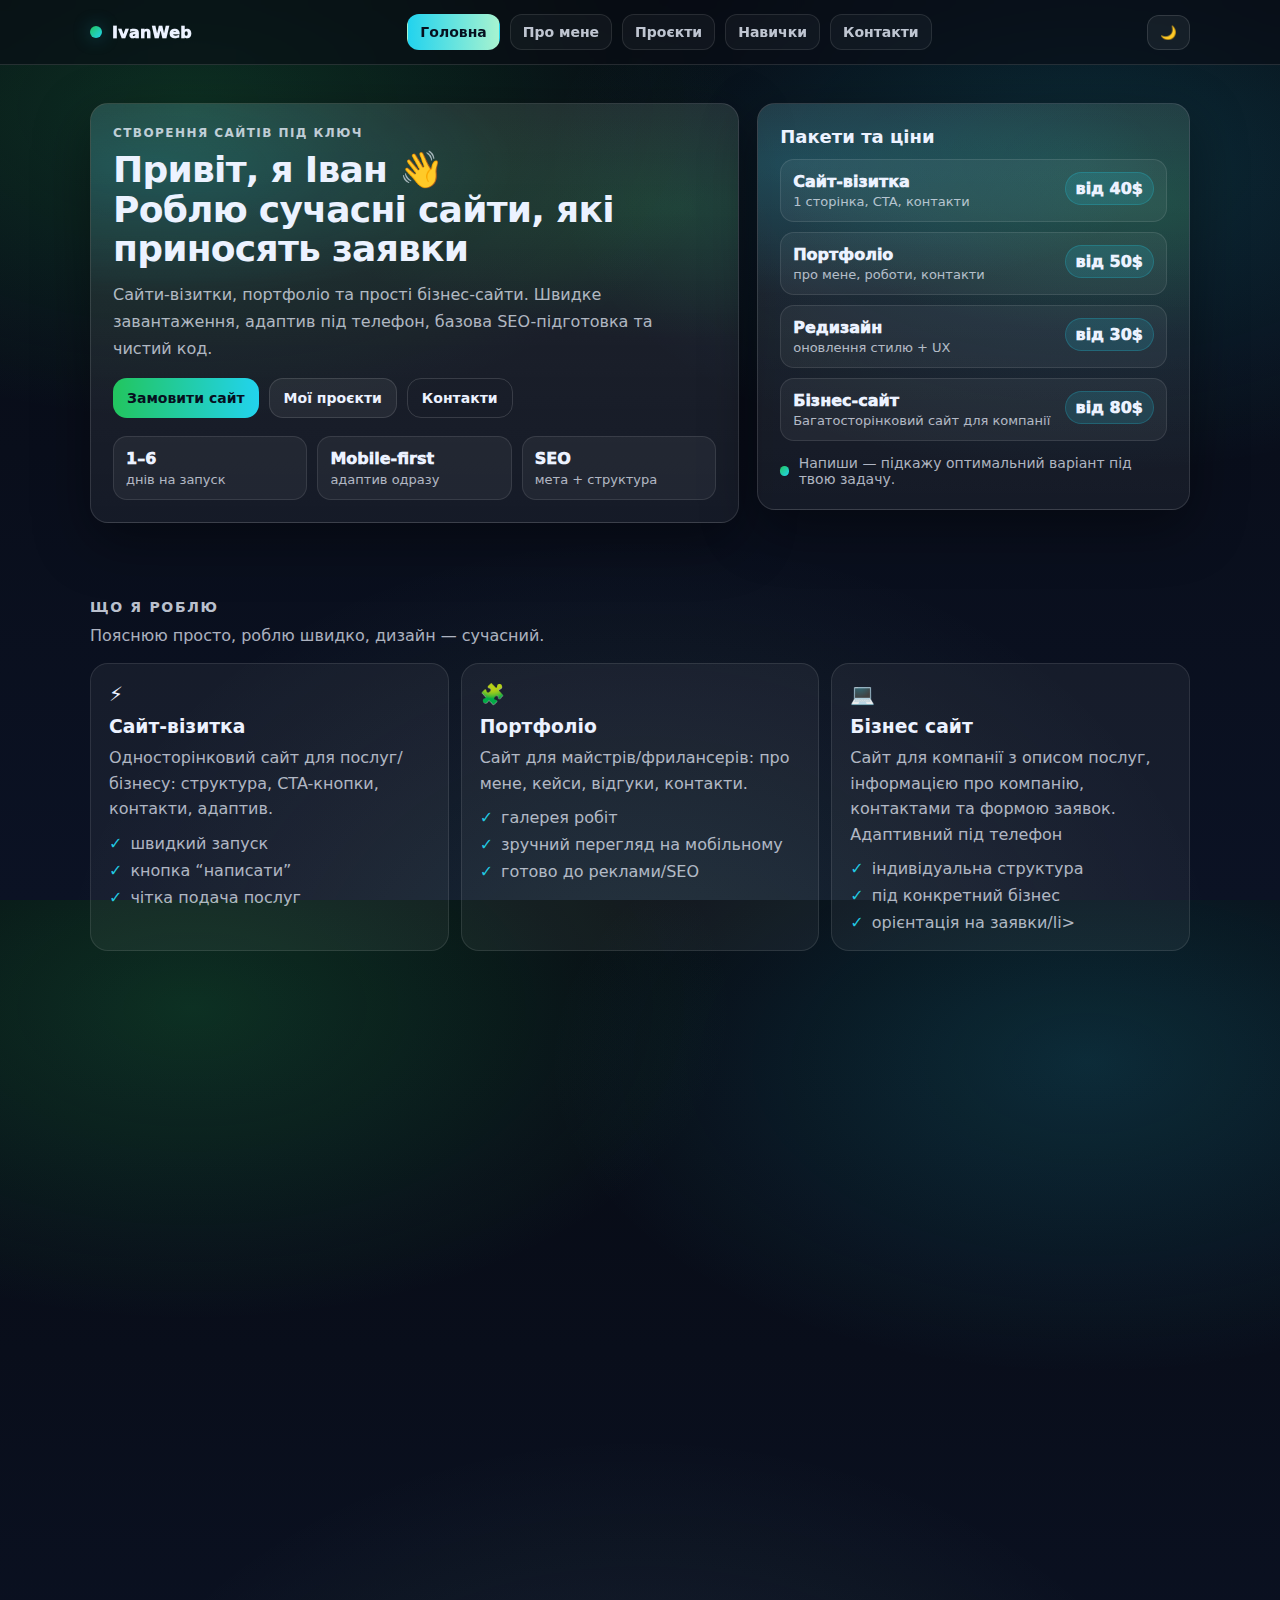
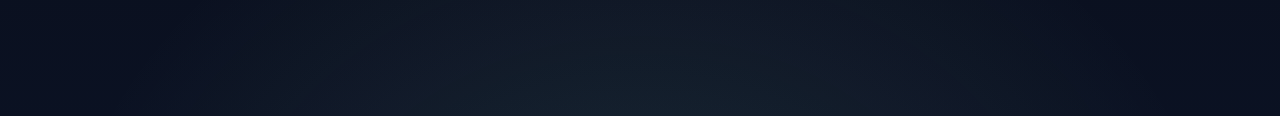
<file: index.html>
<!DOCTYPE html>
<html lang="uk">
<head>
  <meta charset="UTF-8" />
  <meta name="viewport" content="width=device-width, initial-scale=1.0" />

  <!-- Google Search Console -->
  <meta name="google-site-verification" content="t7QEPbuZcnBDos6CZaDQtrtcaKfiTJ019otMf6uIJ3c" />

  <!-- SEO -->
  <title>Створення сайтів під ключ | IvanWeb</title>
  <meta name="description" content="Сучасні сайти під ключ: сайт-візитка, портфоліо, бізнес-сайт. Адаптивно, швидко, недорого. Напиши — домовимось." />
  <meta name="robots" content="index,follow" />
  <link rel="canonical" href="https://ivanweb-portfolio.netlify.app/" />

  <!-- Open Graph / Twitter -->
  <meta property="og:title" content="IvanWeb — створення сайтів під ключ" />
  <meta property="og:description" content="Сайти-візитки, портфоліо та бізнес-сайти. Швидко, адаптивно, SEO-підготовка." />
  <meta property="og:type" content="website" />
  <meta property="og:url" content="https://ivanweb-portfolio.netlify.app/" />
  <meta property="og:image" content="https://ivanweb-portfolio.netlify.app/img/og-cover.png" />
  <meta name="twitter:card" content="summary_large_image" />

  <link rel="sitemap" type="application/xml" href="/sitemap.xml" />

  <!-- Favicon -->
  <link rel="icon" type="image/png" href="favicon.png" />

  <!-- Styles -->
  <link rel="stylesheet" href="css/style.css" />

  <!-- Google Analytics 4 (GA4) -->
  <!-- Заміни G-XXXXXXXXXX на свій Measurement ID -->
  <script async src="https://www.googletagmanager.com/gtag/js?id=G-QWJFKGW44N"></script>
  <script>
    window.dataLayer = window.dataLayer || [];
    function gtag(){dataLayer.push(arguments);}
    gtag('js', new Date());
    gtag('config', 'G-QWJFKGW44N', { anonymize_ip: true });
  </script>

  <!-- Plausible (optional) -->
  <!-- Якщо хочеш Plausible: розкоментуй і заміни data-domain -->
  <!--
  <script defer data-domain="ivanweb-portfolio.netlify.app" src="https://plausible.io/js/script.js"></script>
  -->

  <!-- JSON-LD (Person + Service + WebSite) -->
  <script type="application/ld+json">
  {
    "@context": "https://schema.org",
    "@graph": [
      {
        "@type": "WebSite",
        "@id": "https://ivanweb-portfolio.netlify.app/#website",
        "url": "https://ivanweb-portfolio.netlify.app/",
        "name": "IvanWeb",
        "inLanguage": "uk-UA",
        "publisher": { "@id": "https://ivanweb-portfolio.netlify.app/#person" }
      },
      {
        "@type": "Person",
        "@id": "https://ivanweb-portfolio.netlify.app/#person",
        "name": "Іван",
        "jobTitle": "Веб-розробник",
        "url": "https://ivanweb-portfolio.netlify.app/",
        "email": "mailto:ivantrebko8@gmail.com",
        "sameAs": [
          "https://t.me/vanichka_love"
        ]
      },
      {
        "@type": "ProfessionalService",
        "@id": "https://ivanweb-portfolio.netlify.app/#service",
        "name": "IvanWeb — створення сайтів під ключ",
        "url": "https://ivanweb-portfolio.netlify.app/",
        "areaServed": "UA",
        "email": "mailto:ivantrebko8@gmail.com",
        "sameAs": ["https://t.me/vanichka_love"],
        "serviceType": [
          "Сайт-візитка",
          "Портфоліо",
          "Редизайн сайту"
        ],
        "offers": [
          { "@type": "Offer", "name": "Сайт-візитка", "priceCurrency": "USD", "price": "40" },
          { "@type": "Offer", "name": "Портфоліо", "priceCurrency": "USD", "price": "50" },
          { "@type": "Offer", "name": "Редизайн", "priceCurrency": "USD", "price": "30" }
        ]
      }
    ]
  }
  </script>
</head>

<body data-page="home">
  <!-- PRELOADER -->
  <div id="preloader" aria-hidden="true">
    <div class="loader" aria-hidden="true"></div>
  </div>

  <!-- HEADER -->
  <header class="header">
    <nav class="nav container" aria-label="Головна навігація">
      <a class="logo" href="index.html" aria-label="IvanWeb — на головну">
        <span class="logo-dot" aria-hidden="true"></span>
        IvanWeb
      </a>

      <button class="burger" id="burger" aria-label="Відкрити меню" aria-expanded="false" aria-controls="menu">
        <span aria-hidden="true">☰</span>
      </button>

      <div class="menu" id="menu">
        <a href="index.html" class="menu-link">Головна</a>
        <a href="about.html" class="menu-link">Про мене</a>
        <a href="projects.html" class="menu-link">Проєкти</a>
        <a href="skills.html" class="menu-link">Навички</a>
        <a href="contacts.html" class="menu-link">Контакти</a>

        <div class="menu-actions">
          <button id="themeToggle" class="theme-btn" type="button" title="Змінити тему" aria-label="Змінити тему">
            🌙
          </button>
        </div>
      </div>

      <div class="nav-actions">
        <button id="themeToggleDesktop" class="theme-btn" type="button" title="Змінити тему" aria-label="Змінити тему">
          🌙
        </button>
      </div>
    </nav>
  </header>

  <main>
    <!-- HERO -->
    <section class="hero container section">
      <div class="hero-grid reveal">
        <div class="hero-card">
          <p class="kicker">Створення сайтів під ключ</p>
          <h1 class="title">
            Привіт, я Іван 👋<br />
            Роблю сучасні сайти, які приносять заявки
          </h1>

          <p class="lead">
            Сайти-візитки, портфоліо та прості бізнес-сайти. Швидке завантаження, адаптив під телефон,
            базова SEO-підготовка та чистий код.
          </p>

          <div class="hero-cta">
            <a class="btn primary" href="contacts.html#order">Замовити сайт</a>
            <a class="btn" href="projects.html">Мої проєкти</a>
            <a class="btn ghost" href="contacts.html">Контакти</a>
          </div>

          <div class="hero-stats">
            <div class="stat">
              <div class="stat-num">1–6</div>
              <div class="stat-label">днів на запуск</div>
            </div>
            <div class="stat">
              <div class="stat-num">Mobile-first</div>
              <div class="stat-label">адаптив одразу</div>
            </div>
            <div class="stat">
              <div class="stat-num">SEO</div>
              <div class="stat-label">мета + структура</div>
            </div>
          </div>
        </div>

        <aside class="price-card">
          <h2 class="card-title">Пакети та ціни</h2>

          <div class="price-list">
            <div class="price-item">
              <div>
                <div class="price-name">Сайт-візитка</div>
                <div class="price-desc">1 сторінка, CTA, контакти</div>
              </div>
              <div class="price-tag">від 40$</div>
            </div>

            <div class="price-item">
              <div>
                <div class="price-name">Портфоліо</div>
                <div class="price-desc">про мене, роботи, контакти</div>
              </div>
              <div class="price-tag">від 50$</div>
            </div>

            <div class="price-item">
              <div>
                <div class="price-name">Редизайн</div>
                <div class="price-desc">оновлення стилю + UX</div>
              </div>
              <div class="price-tag">від 30$</div>
            </div>

            <div class="price-item">
              <div>
                <div class="price-name">Бізнес-сайт</div>
                <div class="price-desc">Багатосторінковий сайт для компанії</div>
              </div>
              <div class="price-tag">від 80$</div>
            </div>

          </div>

          <div class="mini-note">
            <span class="dot" aria-hidden="true"></span>
            Напиши — підкажу оптимальний варіант під твою задачу.
          </div>
        </aside>
      </div>
    </section>

    <!-- SERVICES -->
    <section class="container section reveal">
      <div class="section-head">
        <h2 class="section-title">Що я роблю</h2>
        <p class="section-subtitle">Пояснюю просто, роблю швидко, дизайн — сучасний.</p>
      </div>

      <div class="cards">
        <article class="cardx">
          <div class="cardx-icon" aria-hidden="true">⚡</div>
          <h3>Сайт-візитка</h3>
          <p>Односторінковий сайт для послуг/бізнесу: структура, CTA-кнопки, контакти, адаптив.</p>
          <ul class="bullets">
            <li>швидкий запуск</li>
            <li>кнопка “написати”</li>
            <li>чітка подача послуг</li>
          </ul>
        </article>

        <article class="cardx">
          <div class="cardx-icon" aria-hidden="true">🧩</div>
          <h3>Портфоліо</h3>
          <p>Сайт для майстрів/фрилансерів: про мене, кейси, відгуки, контакти.</p>
          <ul class="bullets">
            <li>галерея робіт</li>
            <li>зручний перегляд на мобільному</li>
            <li>готово до реклами/SEO</li>
          </ul>
        </article>



        <article class="cardx">
          <div class="cardx-icon" aria-hidden="true">💻</div>
          <h3>Бізнес сайт</h3>
          <p> Сайт для компанії з описом послуг, інформацією про компанію, контактами та формою заявок. Адаптивний під телефон</p>
          <ul class="bullets">
            <li>індивідуальна структура</li>
            <li>під конкретний бізнес</li>
            <li>орієнтація на заявки/li>
          </ul>
        </article>
      </div>
    </section>

    <!-- PROCESS -->
    <section class="container section reveal">
      <div class="section-head">
        <h2 class="section-title">Як відбувається робота</h2>
        <p class="section-subtitle">Без хаосу: етапи та терміни зрозумілі одразу.</p>
      </div>

      <ol class="steps">
        <li class="step">
          <div class="step-num">1</div>
          <div>
            <h3>Обговорюємо задачу</h3>
            <p>Ціль сайту, структура, приклади стилю, що потрібно з контенту.</p>
          </div>
        </li>
        <li class="step">
          <div class="step-num">2</div>
          <div>
            <h3>Роблю дизайн + верстку</h3>
            <p>Адаптивний layout, кнопки, анімації, швидке завантаження.</p>
          </div>
        </li>
        <li class="step">
          <div class="step-num">3</div>
          <div>
            <h3>Правки і запуск</h3>
            <p>Невеликі правки та публікація (Netlify), тест на мобільних.</p>
          </div>
        </li>
      </ol>
    </section>

    <!-- CTA -->
    <section class="container section reveal">
      <div class="cta">
        <div>
          <h2>Потрібен сайт?</h2>
          <p>Напиши мені в Telegram або заповни форму — відповім швидко.</p>
        </div>
        <div class="cta-actions">
          <a class="btn primary" href="contacts.html#order">Замовити</a>
          <a class="btn" href="https://t.me/vanichka_love" target="_blank" rel="noopener">Telegram</a>
        </div>
      </div>
    </section>
  </main>

  <!-- FOOTER -->
  <footer class="footer container reveal">
    <div class="footer-top">
      <div>
        <h3>Звʼязатися зі мною</h3>
        <p class="muted">Зручно в Telegram або на Email.</p>
      </div>
      <div class="footer-contacts">
        <a href="https://t.me/vanichka_love" target="_blank" rel="noopener" class="footer-btn">Telegram</a>
        <a href="mailto:ivantrebko8@gmail.com" class="footer-btn">Email</a>
      </div>
    </div>
    <p class="footer-copy">© 2026 IvanWeb — створення сайтів під ключ</p>
  </footer>

  <!-- BACK TO TOP -->
  <button id="toTop" class="to-top" type="button" aria-label="Вгору">↑</button>

  <script src="js/script.js"></script>
</body>
</html>
</file>
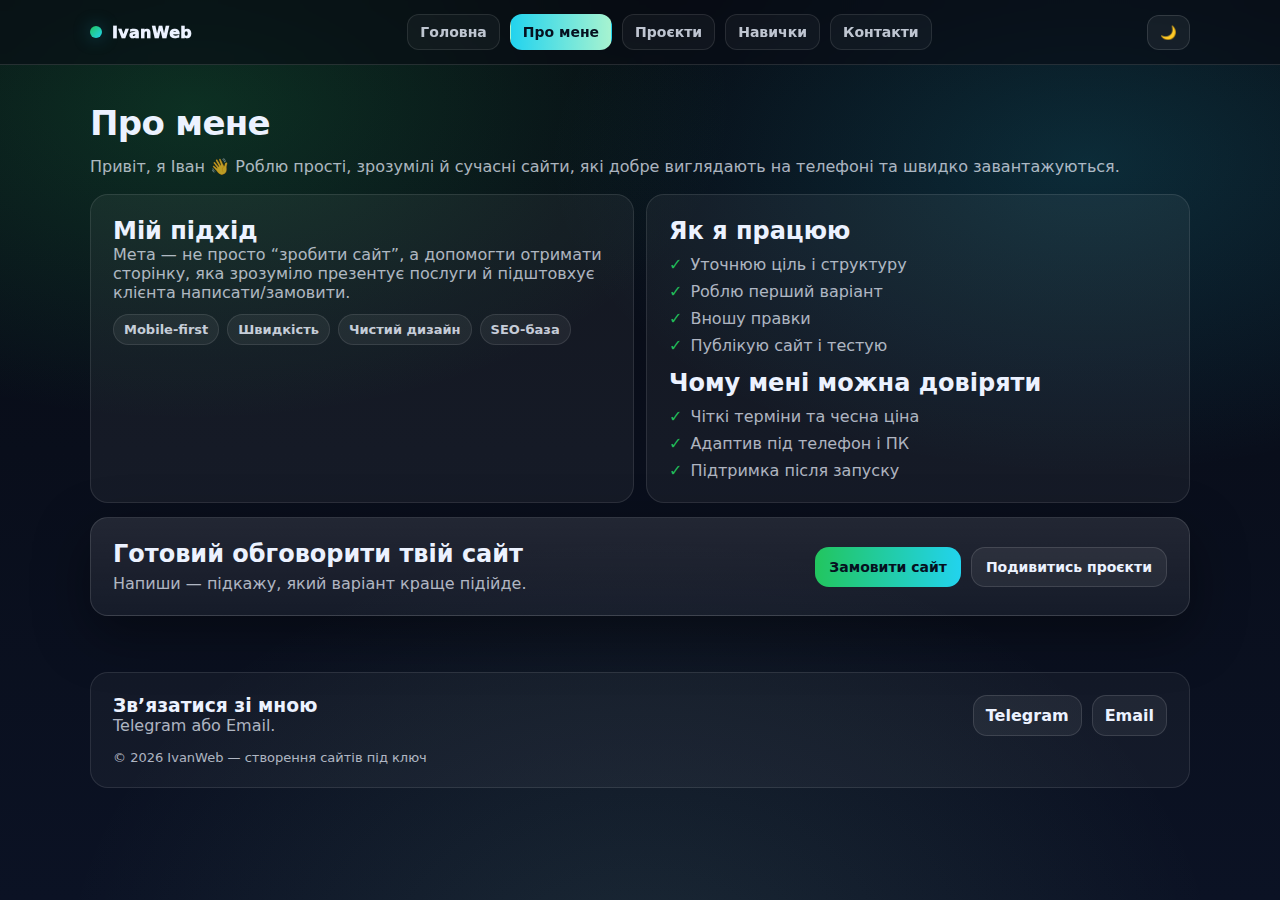
<file: about.html>
<!DOCTYPE html>
<html lang="uk">
<head>
  <meta charset="UTF-8" />
  <meta name="viewport" content="width=device-width, initial-scale=1.0" />

  <title>Про мене | IvanWeb</title>
  <meta name="description" content="Веб-розробник IvanWeb. Створюю сучасні адаптивні сайти під ключ з фокусом на результат." />
  <meta name="robots" content="index,follow" />
  <link rel="canonical" href="https://ivanweb-portfolio.netlify.app/about.html" />
  <link rel="icon" type="image/png" href="favicon.png" />

  <!-- Open Graph -->
  <meta property="og:title" content="Про мене | IvanWeb" />
  <meta property="og:description" content="Веб-розробник. Сучасні адаптивні сайти під ключ." />
  <meta property="og:type" content="website" />
  <meta property="og:url" content="https://ivanweb-portfolio.netlify.app/about.html" />
  <meta property="og:image" content="https://ivanweb-portfolio.netlify.app/img/og-cover.png" />

  <link rel="stylesheet" href="css/style.css" />
</head>

<!-- Google tag (gtag.js) -->
<script async src="https://www.googletagmanager.com/gtag/js?id=G-QWJFKGW44N"></script>
<script>
  window.dataLayer = window.dataLayer || [];
  function gtag(){dataLayer.push(arguments);}
  gtag('js', new Date());

  gtag('config', 'G-QWJFKGW44N');
</script>


<body data-page="about">
  <div id="preloader" aria-hidden="true"><div class="loader" aria-hidden="true"></div></div>

  <header class="header">
    <nav class="nav container" aria-label="Головна навігація">
      <a class="logo" href="index.html" aria-label="IvanWeb — на головну">
        <span class="logo-dot" aria-hidden="true"></span>IvanWeb
      </a>

      <button class="burger" id="burger" aria-label="Відкрити меню" aria-expanded="false" aria-controls="menu">☰</button>

      <div class="menu" id="menu">
        <a href="index.html" class="menu-link">Головна</a>
        <a href="about.html" class="menu-link">Про мене</a>
        <a href="projects.html" class="menu-link">Проєкти</a>
        <a href="skills.html" class="menu-link">Навички</a>
        <a href="contacts.html" class="menu-link">Контакти</a>
        <div class="menu-actions">
          <button id="themeToggle" class="theme-btn" type="button" title="Змінити тему">🌙</button>
        </div>
      </div>

      <div class="nav-actions">
        <button id="themeToggleDesktop" class="theme-btn" type="button" title="Змінити тему">🌙</button>
      </div>
    </nav>
  </header>

  <main>
    <section class="container section reveal">
      <div class="page-head">
        <h1>Про мене</h1>
        <p class="lead">
          Привіт, я Іван 👋 Роблю прості, зрозумілі й сучасні сайти, які добре виглядають на телефоні та швидко завантажуються.
        </p>
      </div>

      <div class="split">
        <div class="panel">
          <h2>Мій підхід</h2>
          <p class="muted">
            Мета — не просто “зробити сайт”, а допомогти отримати сторінку, яка зрозуміло презентує послуги
            й підштовхує клієнта написати/замовити.
          </p>

          <div class="chips">
            <span class="chip">Mobile-first</span>
            <span class="chip">Швидкість</span>
            <span class="chip">Чистий дизайн</span>
            <span class="chip">SEO-база</span>
          </div>
        </div>

        <div class="panel">
          <h2>Як я працюю</h2>
          <ul class="checklist">
            <li>Уточнюю ціль і структуру</li>
            <li>Роблю перший варіант</li>
            <li>Вношу правки</li>
            <li>Публікую сайт і тестую</li>
          </ul>

          <h2 style="margin-top:14px;">Чому мені можна довіряти</h2>
          <ul class="checklist">
            <li>Чіткі терміни та чесна ціна</li>
            <li>Адаптив під телефон і ПК</li>
            <li>Підтримка після запуску</li>
          </ul>
        </div>
      </div>

      <div class="cta small" style="margin-top:14px;">
        <div>
          <h2>Готовий обговорити твій сайт</h2>
          <p class="muted">Напиши — підкажу, який варіант краще підійде.</p>
        </div>
        <div class="cta-actions">
          <a class="btn primary" href="contacts.html#order">Замовити сайт</a>
          <a class="btn" href="projects.html">Подивитись проєкти</a>
        </div>
      </div>
    </section>
  </main>

  <footer class="footer container reveal">
    <div class="footer-top">
      <div>
        <h3>Звʼязатися зі мною</h3>
        <p class="muted">Telegram або Email.</p>
      </div>
      <div class="footer-contacts">
        <a href="https://t.me/vanichka_love" target="_blank" rel="noopener" class="footer-btn">Telegram</a>
        <a href="mailto:ivantrebko8@gmail.com" class="footer-btn">Email</a>
      </div>
    </div>
    <p class="footer-copy">© 2026 IvanWeb — створення сайтів під ключ</p>
  </footer>

  <button id="toTop" class="to-top" type="button" aria-label="Вгору">↑</button>
  <script src="js/script.js"></script>
</body>
</html>
</file>
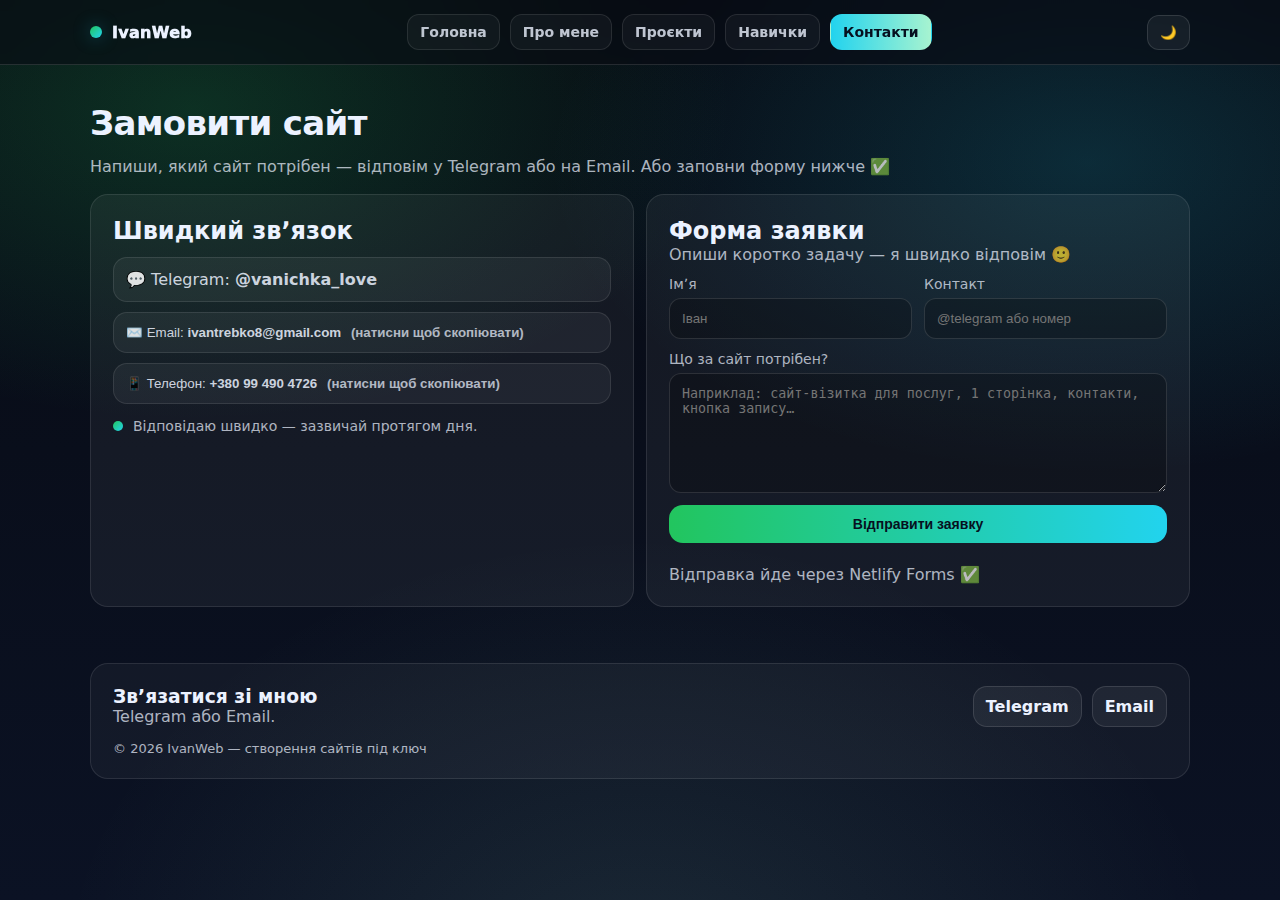
<file: contacts.html>
<!DOCTYPE html>
<html lang="uk">
<head>
  <meta charset="UTF-8" />
  <meta name="viewport" content="width=device-width, initial-scale=1.0" />

  <title>Контакти | IvanWeb</title>
  <meta name="description" content="Замовити сайт під ключ. Звʼязок через Telegram, Email або форму заявки (Netlify Forms)." />
  <meta name="robots" content="index,follow" />
  <link rel="canonical" href="https://ivanweb-portfolio.netlify.app/contacts.html" />
  <link rel="icon" type="image/png" href="favicon.png" />

  <!-- Open Graph -->
  <meta property="og:title" content="Контакти | IvanWeb" />
  <meta property="og:description" content="Замовити сайт через Telegram/Email або форму заявки." />
  <meta property="og:type" content="website" />
  <meta property="og:url" content="https://ivanweb-portfolio.netlify.app/contacts.html" />
  <meta property="og:image" content="https://ivanweb-portfolio.netlify.app/img/og-cover.png" />

  <link rel="stylesheet" href="css/style.css" />
</head>

<!-- Google tag (gtag.js) -->
<script async src="https://www.googletagmanager.com/gtag/js?id=G-QWJFKGW44N"></script>
<script>
  window.dataLayer = window.dataLayer || [];
  function gtag(){dataLayer.push(arguments);}
  gtag('js', new Date());

  gtag('config', 'G-QWJFKGW44N');
</script>


<body data-page="contacts">
  <div id="preloader" aria-hidden="true"><div class="loader" aria-hidden="true"></div></div>

  <header class="header">
    <nav class="nav container" aria-label="Головна навігація">
      <a class="logo" href="index.html" aria-label="IvanWeb — на головну">
        <span class="logo-dot" aria-hidden="true"></span>IvanWeb
      </a>

      <button class="burger" id="burger" aria-label="Відкрити меню" aria-expanded="false" aria-controls="menu">☰</button>

      <div class="menu" id="menu">
        <a href="index.html" class="menu-link">Головна</a>
        <a href="about.html" class="menu-link">Про мене</a>
        <a href="projects.html" class="menu-link">Проєкти</a>
        <a href="skills.html" class="menu-link">Навички</a>
        <a href="contacts.html" class="menu-link">Контакти</a>
        <div class="menu-actions">
          <button id="themeToggle" class="theme-btn" type="button" title="Змінити тему">🌙</button>
        </div>
      </div>

      <div class="nav-actions">
        <button id="themeToggleDesktop" class="theme-btn" type="button" title="Змінити тему">🌙</button>
      </div>
    </nav>
  </header>

  <main>
    <section class="container section reveal">
      <div class="page-head">
        <h1>Замовити сайт</h1>
        <p class="lead">Напиши, який сайт потрібен — відповім у Telegram або на Email. Або заповни форму нижче ✅</p>
      </div>

      <div class="contact-grid">
        <div class="panel">
          <h2>Швидкий звʼязок</h2>

          <div class="contact-list">
            <a class="contact-item" href="https://t.me/vanichka_love" target="_blank" rel="noopener">
              💬 Telegram: <b>@vanichka_love</b>
            </a>

            <button class="contact-item copy-btn" data-copy="ivantrebko8@gmail.com" type="button">
              ✉️ Email: <b>ivantrebko8@gmail.com</b> <span class="hint">(натисни щоб скопіювати)</span>
            </button>

            <button class="contact-item copy-btn" data-copy="+380994904726" type="button">
              📱 Телефон: <b>+380 99 490 4726</b> <span class="hint">(натисни щоб скопіювати)</span>
            </button>
          </div>

          <div class="mini-note">
            <span class="dot" aria-hidden="true"></span>
            Відповідаю швидко — зазвичай протягом дня.
          </div>
        </div>

        <div class="panel" id="order">
          <h2>Форма заявки</h2>
          <p class="muted">Опиши коротко задачу — я швидко відповім 🙂</p>

          <!-- Netlify Forms -->
          <form class="form" name="order" method="POST" data-netlify="true" action="thanks.html">
            <input type="hidden" name="form-name" value="order" />

            <div class="form-row">
              <label class="field">
                <span>Імʼя</span>
                <input type="text" name="name" placeholder="Іван" required />
              </label>

              <label class="field">
                <span>Контакт</span>
                <input type="text" name="contact" placeholder="@telegram або номер" required />
              </label>
            </div>

            <label class="field">
              <span>Що за сайт потрібен?</span>
              <textarea name="message" placeholder="Наприклад: сайт-візитка для послуг, 1 сторінка, контакти, кнопка запису…" required></textarea>
            </label>

            <button class="btn primary btn-wide" type="submit">Відправити заявку</button>
            <p class="muted" style="margin-top:10px;">Відправка йде через Netlify Forms ✅</p>
          </form>
        </div>
      </div>
    </section>
  </main>

  <footer class="footer container reveal">
    <div class="footer-top">
      <div>
        <h3>Звʼязатися зі мною</h3>
        <p class="muted">Telegram або Email.</p>
      </div>
      <div class="footer-contacts">
        <a href="https://t.me/vanichka_love" target="_blank" rel="noopener" class="footer-btn">Telegram</a>
        <a href="mailto:ivantrebko8@gmail.com" class="footer-btn">Email</a>
      </div>
    </div>
    <p class="footer-copy">© 2026 IvanWeb — створення сайтів під ключ</p>
  </footer>

  <button id="toTop" class="to-top" type="button" aria-label="Вгору">↑</button>
  <script src="js/script.js"></script>
</body>
</html>
</file>
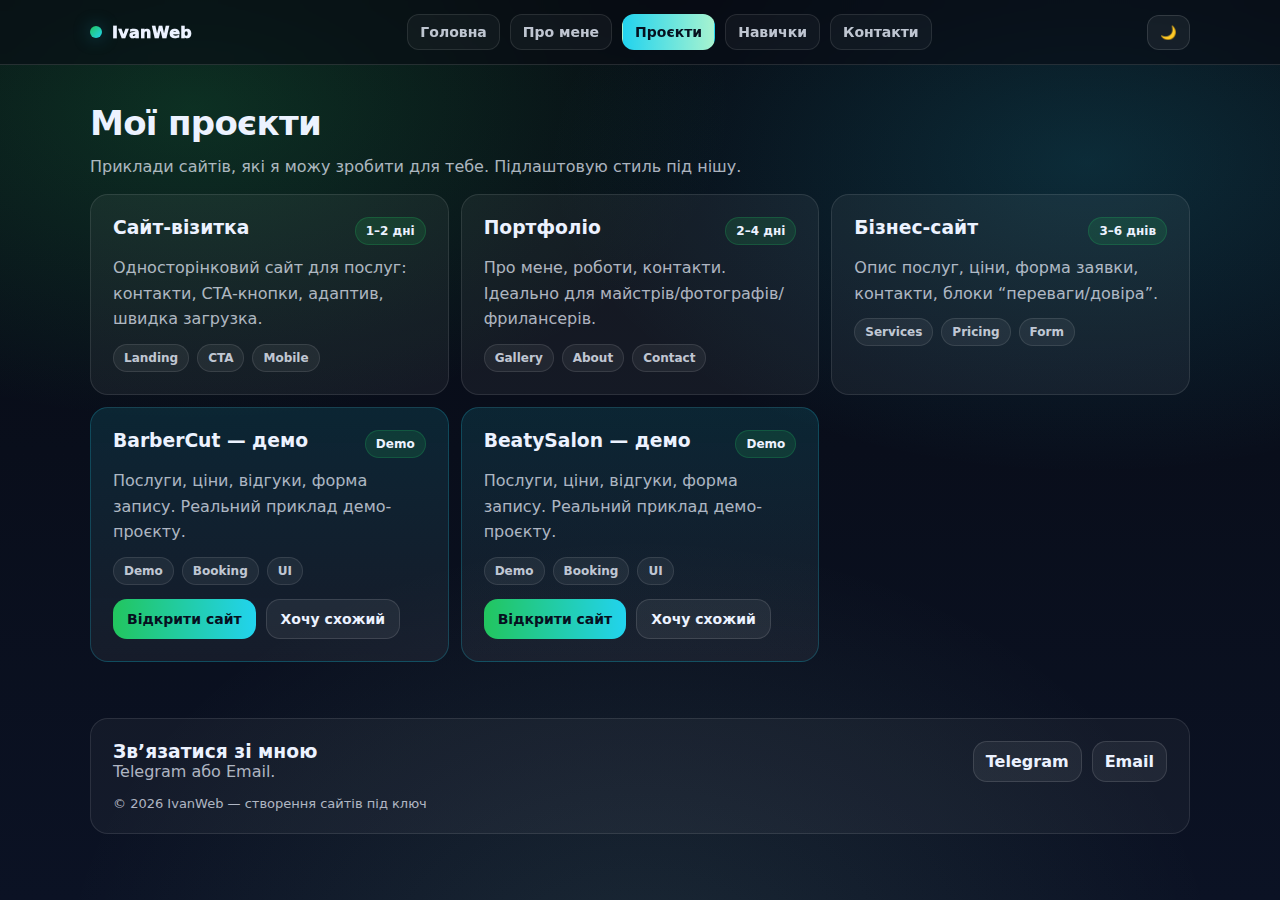
<file: projects.html>
<!DOCTYPE html>
<html lang="uk">
<head>
  <meta charset="UTF-8" />
  <meta name="viewport" content="width=device-width, initial-scale=1.0" />

  <title>Проєкти | IvanWeb</title>
  <meta name="description" content="Приклади робіт: сайт-візитка, портфоліо, бізнес-сайт. Реальні демо-проєкти IvanWeb." />
  <meta name="robots" content="index,follow" />
  <link rel="canonical" href="https://ivanweb-portfolio.netlify.app/projects.html" />
  <link rel="icon" type="image/png" href="favicon.png" />

  <!-- Open Graph -->
  <meta property="og:title" content="Проєкти | IvanWeb" />
  <meta property="og:description" content="Приклади робіт та демо-проєкти." />
  <meta property="og:type" content="website" />
  <meta property="og:url" content="https://ivanweb-portfolio.netlify.app/projects.html" />
  <meta property="og:image" content="https://ivanweb-portfolio.netlify.app/img/og-cover.png" />

  <link rel="stylesheet" href="css/style.css" />
</head>

<!-- Google tag (gtag.js) -->
<script async src="https://www.googletagmanager.com/gtag/js?id=G-QWJFKGW44N"></script>
<script>
  window.dataLayer = window.dataLayer || [];
  function gtag(){dataLayer.push(arguments);}
  gtag('js', new Date());

  gtag('config', 'G-QWJFKGW44N');
</script>


<body data-page="projects">
  <div id="preloader" aria-hidden="true"><div class="loader" aria-hidden="true"></div></div>

  <header class="header">
    <nav class="nav container" aria-label="Головна навігація">
      <a class="logo" href="index.html" aria-label="IvanWeb — на головну">
        <span class="logo-dot" aria-hidden="true"></span>IvanWeb
      </a>

      <button class="burger" id="burger" aria-label="Відкрити меню" aria-expanded="false" aria-controls="menu">☰</button>

      <div class="menu" id="menu">
        <a href="index.html" class="menu-link">Головна</a>
        <a href="about.html" class="menu-link">Про мене</a>
        <a href="projects.html" class="menu-link">Проєкти</a>
        <a href="skills.html" class="menu-link">Навички</a>
        <a href="contacts.html" class="menu-link">Контакти</a>
        <div class="menu-actions">
          <button id="themeToggle" class="theme-btn" type="button" title="Змінити тему">🌙</button>
        </div>
      </div>

      <div class="nav-actions">
        <button id="themeToggleDesktop" class="theme-btn" type="button" title="Змінити тему">🌙</button>
      </div>
    </nav>
  </header>

  <main>
    <section class="container section reveal">
      <div class="page-head">
        <h1>Мої проєкти</h1>
        <p class="lead">Приклади сайтів, які я можу зробити для тебе. Підлаштовую стиль під нішу.</p>
      </div>

      <div class="project-grid">
        <article class="project-card">
          <div class="project-top">
            <h3>Сайт-візитка</h3>
            <span class="badge">1–2 дні</span>
          </div>
          <p>Односторінковий сайт для послуг: контакти, CTA-кнопки, адаптив, швидка загрузка.</p>
          <div class="tags">
            <span class="tag">Landing</span>
            <span class="tag">CTA</span>
            <span class="tag">Mobile</span>
          </div>
        </article>

        <article class="project-card">
          <div class="project-top">
            <h3>Портфоліо</h3>
            <span class="badge">2–4 дні</span>
          </div>
          <p>Про мене, роботи, контакти. Ідеально для майстрів/фотографів/фрилансерів.</p>
          <div class="tags">
            <span class="tag">Gallery</span>
            <span class="tag">About</span>
            <span class="tag">Contact</span>
          </div>
        </article>

        <article class="project-card">
          <div class="project-top">
            <h3>Бізнес-сайт</h3>
            <span class="badge">3–6 днів</span>
          </div>
          <p>Опис послуг, ціни, форма заявки, контакти, блоки “переваги/довіра”.</p>
          <div class="tags">
            <span class="tag">Services</span>
            <span class="tag">Pricing</span>
            <span class="tag">Form</span>
          </div>
        </article>

        <article class="project-card featured">
          <div class="project-top">
            <h3>BarberCut — демо</h3>
            <span class="badge">Demo</span>
          </div>
          <p>Послуги, ціни, відгуки, форма запису. Реальний приклад демо-проєкту.</p>
          <div class="tags">
            <span class="tag">Demo</span>
            <span class="tag">Booking</span>
            <span class="tag">UI</span>
          </div>
          <div class="project-actions">
            <a class="btn primary" href="https://demo-barber-six.vercel.app/" target="_blank" rel="noopener">Відкрити сайт</a>
            <a class="btn" href="contacts.html#order">Хочу схожий</a>
          </div>
        </article>

        <article class="project-card featured">
          <div class="project-top">
            <h3>BeatySalon — демо</h3>
            <span class="badge">Demo</span>
          </div>
          <p>Послуги, ціни, відгуки, форма запису. Реальний приклад демо-проєкту.</p>
          <div class="tags">
            <span class="tag">Demo</span>
            <span class="tag">Booking</span>
            <span class="tag">UI</span>
          </div>
          <div class="project-actions">
            <a class="btn primary" href="https://beauty-salon-demo-psi.vercel.app/" target="_blank" rel="noopener">Відкрити сайт</a>
            <a class="btn" href="contacts.html#order">Хочу схожий</a>
          </div>
        </article>

      </div>
    </section>
  </main>

  <footer class="footer container reveal">
    <div class="footer-top">
      <div>
        <h3>Звʼязатися зі мною</h3>
        <p class="muted">Telegram або Email.</p>
      </div>
      <div class="footer-contacts">
        <a href="https://t.me/vanichka_love" target="_blank" rel="noopener" class="footer-btn">Telegram</a>
        <a href="mailto:ivantrebko8@gmail.com" class="footer-btn">Email</a>
      </div>
    </div>
    <p class="footer-copy">© 2026 IvanWeb — створення сайтів під ключ</p>
  </footer>

  <button id="toTop" class="to-top" type="button" aria-label="Вгору">↑</button>
  <script src="js/script.js"></script>
</body>
</html>
</file>
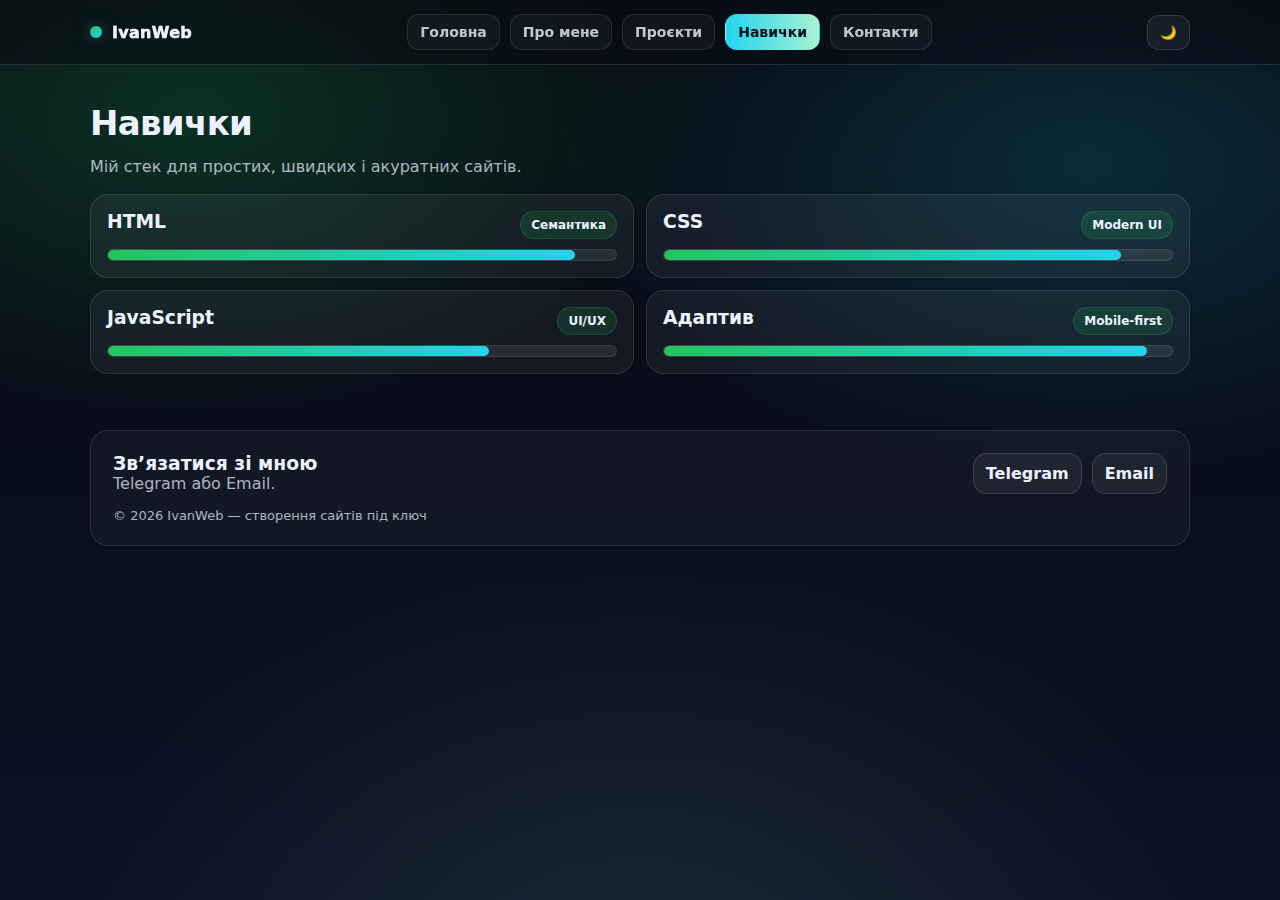
<file: skills.html>
<!DOCTYPE html>
<html lang="uk">
<head>
  <meta charset="UTF-8" />
  <meta name="viewport" content="width=device-width, initial-scale=1.0" />

  <title>Навички | IvanWeb</title>
  <meta name="description" content="Навички IvanWeb: HTML, CSS, JavaScript, адаптив, оптимізація." />
  <link rel="icon" type="image/png" href="favicon.png" />
  <link rel="stylesheet" href="css/style.css" />
</head>


<!-- Google tag (gtag.js) -->
<script async src="https://www.googletagmanager.com/gtag/js?id=G-QWJFKGW44N"></script>
<script>
  window.dataLayer = window.dataLayer || [];
  function gtag(){dataLayer.push(arguments);}
  gtag('js', new Date());

  gtag('config', 'G-QWJFKGW44N');
</script>


<body data-page="skills">
  <div id="preloader" aria-hidden="true"><div class="loader" aria-hidden="true"></div></div>

  <header class="header">
    <nav class="nav container" aria-label="Головна навігація">
      <a class="logo" href="index.html" aria-label="IvanWeb — на головну">
        <span class="logo-dot" aria-hidden="true"></span>IvanWeb
      </a>

      <button class="burger" id="burger" aria-label="Відкрити меню" aria-expanded="false" aria-controls="menu">☰</button>

      <div class="menu" id="menu">
        <a href="index.html" class="menu-link">Головна</a>
        <a href="about.html" class="menu-link">Про мене</a>
        <a href="projects.html" class="menu-link">Проєкти</a>
        <a href="skills.html" class="menu-link">Навички</a>
        <a href="contacts.html" class="menu-link">Контакти</a>
        <div class="menu-actions">
          <button id="themeToggle" class="theme-btn" type="button" title="Змінити тему">🌙</button>
        </div>
      </div>

      <div class="nav-actions">
        <button id="themeToggleDesktop" class="theme-btn" type="button" title="Змінити тему">🌙</button>
      </div>
    </nav>
  </header>

  <main>
    <section class="container section reveal">
      <div class="page-head">
        <h1>Навички</h1>
        <p class="lead">Мій стек для простих, швидких і акуратних сайтів.</p>
      </div>

      <div class="skill-grid">
        <div class="skill">
          <div class="skill-top">
            <h3>HTML</h3>
            <span class="badge">Семантика</span>
          </div>
          <div class="progress"><div class="progress-bar" data-width="92%"></div></div>
        </div>

        <div class="skill">
          <div class="skill-top">
            <h3>CSS</h3>
            <span class="badge">Modern UI</span>
          </div>
          <div class="progress"><div class="progress-bar" data-width="90%"></div></div>
        </div>

        <div class="skill">
          <div class="skill-top">
            <h3>JavaScript</h3>
            <span class="badge">UI/UX</span>
          </div>
          <div class="progress"><div class="progress-bar" data-width="75%"></div></div>
        </div>

        <div class="skill">
          <div class="skill-top">
            <h3>Адаптив</h3>
            <span class="badge">Mobile-first</span>
          </div>
          <div class="progress"><div class="progress-bar" data-width="95%"></div></div>
        </div>
      </div>
    </section>
  </main>

  <footer class="footer container reveal">
    <div class="footer-top">
      <div>
        <h3>Звʼязатися зі мною</h3>
        <p class="muted">Telegram або Email.</p>
      </div>
      <div class="footer-contacts">
        <a href="https://t.me/vanichka_love" target="_blank" rel="noopener" class="footer-btn">Telegram</a>
        <a href="mailto:ivantrebko8@gmail.com" class="footer-btn">Email</a>
      </div>
    </div>
    <p class="footer-copy">© 2026 IvanWeb — створення сайтів під ключ</p>
  </footer>

  <button id="toTop" class="to-top" type="button" aria-label="Вгору">↑</button>
  <script src="js/script.js"></script>
</body>
</html>
</file>
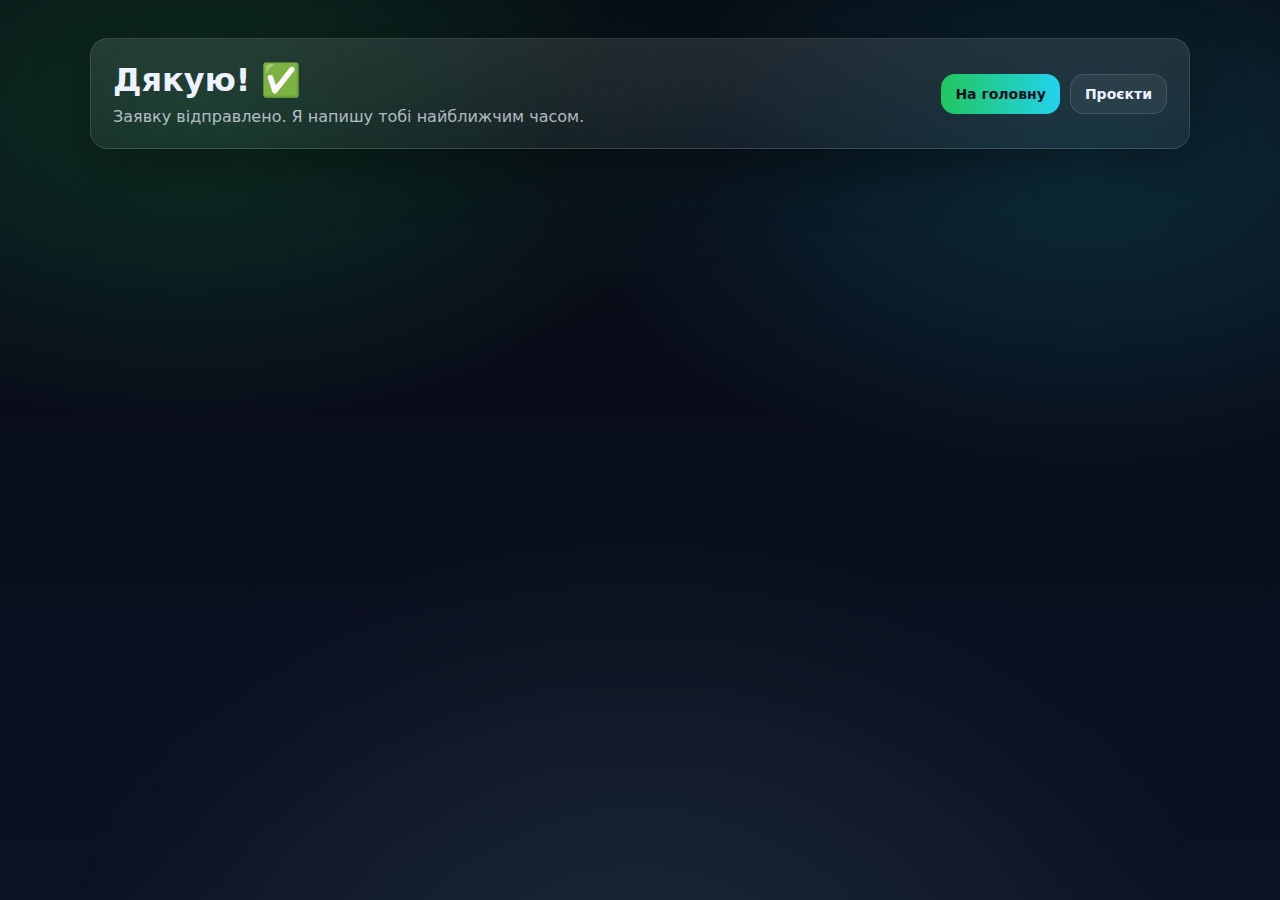
<file: thanks.html>
<!DOCTYPE html>
<html lang="uk">
<head>
  <meta charset="UTF-8" />
  <meta name="viewport" content="width=device-width, initial-scale=1.0" />

  <title>Дякую! | IvanWeb</title>
  <meta name="description" content="Заявку надіслано. IvanWeb." />
  <meta name="robots" content="noindex,follow" />
  <link rel="icon" type="image/png" href="favicon.png" />

  <!-- Open Graph -->
  <meta property="og:title" content="Дякую! | IvanWeb" />
  <meta property="og:description" content="Заявку надіслано. Я напишу тобі найближчим часом." />
  <meta property="og:type" content="website" />
  <meta property="og:image" content="https://ivanweb-portfolio.netlify.app/img/og-cover.png" />

  <link rel="stylesheet" href="css/style.css" />
</head>

<!-- Google tag (gtag.js) -->
<script async src="https://www.googletagmanager.com/gtag/js?id=G-QWJFKGW44N"></script>
<script>
  window.dataLayer = window.dataLayer || [];
  function gtag(){dataLayer.push(arguments);}
  gtag('js', new Date());

  gtag('config', 'G-QWJFKGW44N');
</script>


<body data-page="thanks">
  <main>
    <section class="container section reveal">
      <div class="cta">
        <div>
          <h1 style="margin:0 0 8px;">Дякую! ✅</h1>
          <p class="muted">Заявку відправлено. Я напишу тобі найближчим часом.</p>
        </div>
        <div class="cta-actions">
          <a class="btn primary" href="index.html">На головну</a>
          <a class="btn" href="projects.html">Проєкти</a>
        </div>
      </div>
    </section>
  </main>

  <script src="js/script.js"></script>
</body>
</html>
</file>
<file: css/style.css>
/* ==========================
   IvanWeb — Modern Portfolio UI
   Dark/Light theme, mobile-first
   ========================== */

:root{
  --bg0:#070A12;
  --bg1:#0B1224;
  --card: rgba(255,255,255,.06);
  --card2: rgba(255,255,255,.09);
  --line: rgba(255,255,255,.12);

  --text:#ECF2FF;
  --muted:rgba(236,242,255,.72);

  --accent:#22C55E;     /* green */
  --accent2:#22D3EE;    /* cyan */
  --accent3:#A7F3D0;    /* mint */

  --radius: 18px;
  --shadow: 0 18px 55px rgba(0,0,0,.38);

  --container: 1100px;
}

*{ margin:0; padding:0; box-sizing:border-box; }
html,body{ height:100%; }
body{
  font-family: system-ui, -apple-system, Segoe UI, Roboto, Arial, sans-serif;
  color: var(--text);
  background:
    radial-gradient(900px 520px at 15% 12%, rgba(34,197,94,.20), transparent 60%),
    radial-gradient(900px 520px at 85% 18%, rgba(34,211,238,.16), transparent 60%),
    radial-gradient(900px 700px at 50% 110%, rgba(167,243,208,.10), transparent 65%),
    linear-gradient(180deg, var(--bg0), var(--bg1));
  overflow-x:hidden;
}

a{ color: inherit; text-decoration:none; }
img{ max-width:100%; display:block; }
.container{
  width: min(var(--container), calc(100% - 32px));
  margin-inline: auto;
}

.section{ padding: 38px 0; }
.muted{ color: var(--muted); }

/* ===== PRELOADER ===== */
#preloader{
  position: fixed;
  inset: 0;
  background: var(--bg0);
  display:flex;
  align-items:center;
  justify-content:center;
  z-index:9999;
}
.loader{
  width:54px; height:54px;
  border-radius:999px;
  border:4px solid rgba(255,255,255,.12);
  border-top:4px solid var(--accent2);
  animation: spin 1s linear infinite;
}
@keyframes spin { to { transform: rotate(360deg); } }

/* ===== HEADER ===== */
.header{
  position: sticky;
  top: 0;
  z-index: 50;
  backdrop-filter: blur(12px);
  background: rgba(7,10,18,.55);
  border-bottom: 1px solid var(--line);
}
.nav{
  display:flex;
  align-items:center;
  justify-content:space-between;
  gap: 12px;
  padding: 14px 0;
}
.logo{
  display:flex;
  align-items:center;
  gap: 10px;
  font-weight: 950;
  letter-spacing: .3px;
}
.logo-dot{
  width:12px;height:12px;border-radius:999px;
  background: linear-gradient(135deg, var(--accent), var(--accent2));
  box-shadow: 0 0 18px rgba(34,211,238,.35);
}

.menu{
  display:flex;
  align-items:center;
  gap: 10px;
  flex-wrap: wrap;
}
.menu-link{
  padding: 9px 12px;
  border-radius: 12px;
  border: 1px solid rgba(255,255,255,.10);
  background: rgba(255,255,255,.04);
  color: rgba(236,242,255,.80);
  font-weight: 850;
  font-size: 14px;
  transition: .2s;
}
.menu-link:hover{
  transform: translateY(-1px);
  border-color: rgba(34,211,238,.35);
  color: var(--text);
  box-shadow: 0 0 18px rgba(34,211,238,.10);
}
.menu-link.active{
  color: #06101F;
  background: linear-gradient(90deg, var(--accent2), var(--accent3));
  border-color: transparent;
}

.nav-actions{ display:flex; align-items:center; gap: 10px; }
.menu-actions{ display:none; }

.theme-btn, .burger{
  background: rgba(255,255,255,.06);
  border: 1px solid rgba(255,255,255,.12);
  color: var(--text);
  padding: 9px 12px;
  border-radius: 12px;
  cursor:pointer;
  transition: .2s;
}
.theme-btn:hover, .burger:hover{
  transform: translateY(-1px);
  border-color: rgba(34,197,94,.35);
  box-shadow: 0 0 18px rgba(34,197,94,.10);
}

/* ===== HERO ===== */
.hero-grid{
  display:grid;
  grid-template-columns: 1.35fr .9fr;
  gap: 18px;
  align-items: start;
}

.hero-card, .price-card, .panel, .cta, .project-card, .footer{
  border-radius: var(--radius);
  background: linear-gradient(180deg, rgba(255,255,255,.10), rgba(255,255,255,.05));
  border: 1px solid rgba(255,255,255,.12);
  box-shadow: var(--shadow);
  padding: 22px;
  position: relative;
  overflow: hidden;
}
.hero-card::before, .price-card::before{
  content:"";
  position:absolute; inset:-2px;
  background:
    radial-gradient(600px 220px at 10% 15%, rgba(34,211,238,.18), transparent 60%),
    radial-gradient(600px 220px at 90% 25%, rgba(34,197,94,.16), transparent 60%);
  pointer-events:none;
}
.hero-card > *, .price-card > *{ position:relative; z-index:1; }

.kicker{
  font-weight: 900;
  letter-spacing: .12em;
  text-transform: uppercase;
  font-size: 12px;
  color: rgba(236,242,255,.78);
  margin-bottom: 10px;
}

.title{
  font-size: 36px;
  line-height: 1.1;
  letter-spacing: -0.02em;
  margin-bottom: 12px;
}
.lead{
  color: var(--muted);
  line-height: 1.7;
  font-size: 16px;
}

.hero-cta{
  display:flex;
  gap: 10px;
  flex-wrap: wrap;
  margin-top: 16px;
}

.btn{
  display:inline-flex;
  align-items:center;
  justify-content:center;
  padding: 11px 14px;
  border-radius: 14px;
  font-weight: 900;
  font-size: 14px;
  border: 1px solid rgba(255,255,255,.12);
  background: rgba(255,255,255,.06);
  color: var(--text);
  transition: .2s;
}
.btn:hover{
  transform: translateY(-2px);
  border-color: rgba(34,211,238,.35);
  box-shadow: 0 0 22px rgba(34,211,238,.12);
}
.btn.primary{
  background: linear-gradient(90deg, var(--accent), var(--accent2));
  border: none;
  color: #06101F;
}
.btn.ghost{
  background: transparent;
  border: 1px solid rgba(255,255,255,.14);
}
.btn-wide{ width: 100%; justify-content:center; }

.hero-stats{
  display:grid;
  grid-template-columns: repeat(3, 1fr);
  gap: 10px;
  margin-top: 18px;
}
.stat{
  padding: 12px;
  border-radius: 14px;
  background: rgba(255,255,255,.05);
  border: 1px solid rgba(255,255,255,.10);
}
.stat-num{ font-weight: 950; margin-bottom: 4px; }
.stat-label{ color: var(--muted); font-size: 13px; }

/* ===== PRICE CARD ===== */
.card-title{ font-size: 18px; margin-bottom: 12px; }
.price-list{ display:grid; gap: 10px; }
.price-item{
  display:flex;
  align-items:flex-start;
  justify-content:space-between;
  gap: 12px;
  padding: 12px;
  border-radius: 14px;
  background: rgba(255,255,255,.05);
  border: 1px solid rgba(255,255,255,.10);
}
.price-name{ font-weight: 950; }
.price-desc{ color: var(--muted); font-size: 13px; margin-top: 3px; }
.price-tag{
  font-weight: 950;
  padding: 6px 10px;
  border-radius: 999px;
  background: rgba(34,211,238,.14);
  border: 1px solid rgba(34,211,238,.22);
  white-space: nowrap;
}

.mini-note{
  margin-top: 14px;
  display:flex;
  align-items:center;
  gap: 10px;
  color: var(--muted);
  font-size: 14px;
}
.dot{
  width:10px;height:10px;border-radius:999px;
  background: linear-gradient(135deg, var(--accent), var(--accent2));
}

/* ===== SECTION HEAD ===== */
.section-head{ margin-bottom: 12px; }
.section-title{
  font-size: 14px;
  letter-spacing: .12em;
  text-transform: uppercase;
  color: rgba(236,242,255,.80);
  margin-bottom: 8px;
}
.section-subtitle{ color: var(--muted); line-height: 1.6; }

/* ===== CARDS ===== */
.cards{
  display:grid;
  grid-template-columns: repeat(3, 1fr);
  gap: 12px;
  margin-top: 14px;
}
.cardx{
  padding: 18px;
  border-radius: var(--radius);
  background: rgba(255,255,255,.05);
  border: 1px solid rgba(255,255,255,.10);
  transition: .2s;
}
.cardx:hover{
  transform: translateY(-2px);
  border-color: rgba(34,197,94,.28);
  box-shadow: 0 0 26px rgba(34,197,94,.10);
}
.cardx-icon{ font-size: 20px; margin-bottom: 10px; }
.cardx h3{ margin-bottom: 8px; }
.cardx p{ color: var(--muted); line-height: 1.6; }
.bullets{
  margin-top: 12px;
  list-style: none;
  display:grid;
  gap: 8px;
  color: var(--muted);
}
.bullets li::before{
  content:"✓";
  margin-right: 8px;
  color: rgba(34,211,238,.95);
}

/* ===== STEPS ===== */
.steps{ list-style: none; display:grid; gap: 10px; margin-top: 14px; }
.step{
  display:flex; gap: 12px; align-items:flex-start;
  padding: 14px;
  border-radius: var(--radius);
  background: rgba(255,255,255,.05);
  border: 1px solid rgba(255,255,255,.10);
}
.step-num{
  width: 34px; height: 34px;
  display:grid; place-items:center;
  border-radius: 12px;
  font-weight: 950;
  background: rgba(34,197,94,.16);
  border: 1px solid rgba(34,197,94,.25);
}
.step h3{ margin-bottom: 4px; }
.step p{ color: var(--muted); line-height: 1.6; }

/* ===== CTA ===== */
.cta{
  display:flex;
  justify-content:space-between;
  align-items:center;
  gap: 14px;
  padding: 22px;
}
.cta.small{ margin-top: 14px; }
.cta h2{ margin-bottom: 6px; }
.cta p{ color: var(--muted); }
.cta-actions{ display:flex; gap: 10px; flex-wrap:wrap; }

/* ===== PAGES ===== */
.page-head{
  margin-bottom: 14px;
}
.page-head h1{
  font-size: 34px;
  letter-spacing: -0.02em;
  margin-bottom: 10px;
}

/* split layout */
.split{
  display:grid;
  grid-template-columns: 1fr 1fr;
  gap: 12px;
  margin-top: 14px;
}
.panel{
  background: rgba(255,255,255,.05);
  border: 1px solid rgba(255,255,255,.10);
  box-shadow: none;
}
.chips{
  display:flex; gap: 8px; flex-wrap:wrap;
  margin-top: 12px;
}
.chip{
  padding: 7px 10px;
  border-radius: 999px;
  background: rgba(255,255,255,.06);
  border: 1px solid rgba(255,255,255,.10);
  font-weight: 850;
  font-size: 13px;
  color: rgba(236,242,255,.82);
}

.checklist{
  list-style: none;
  display:grid;
  gap: 8px;
  margin-top: 10px;
  color: var(--muted);
}
.checklist li::before{
  content:"✓";
  margin-right: 8px;
  color: rgba(34,197,94,.95);
}

/* ===== PROJECTS ===== */
.project-grid{
  display:grid;
  grid-template-columns: repeat(3, 1fr);
  gap: 12px;
  margin-top: 14px;
}
.project-card{
  background: rgba(255,255,255,.05);
  border: 1px solid rgba(255,255,255,.10);
  box-shadow: none;
  transition: .2s;
}
.project-card:hover{
  transform: translateY(-2px);
  border-color: rgba(34,211,238,.26);
  box-shadow: 0 0 24px rgba(34,211,238,.10);
}
.project-card.featured{
  border-color: rgba(34,211,238,.22);
  background: linear-gradient(180deg, rgba(34,211,238,.12), rgba(255,255,255,.05));
}
.project-top{
  display:flex;
  align-items:flex-start;
  justify-content:space-between;
  gap: 10px;
  margin-bottom: 10px;
}
.badge{
  padding: 6px 10px;
  border-radius: 999px;
  font-weight: 900;
  font-size: 12px;
  background: rgba(34,197,94,.14);
  border: 1px solid rgba(34,197,94,.22);
  white-space: nowrap;
}
.project-card p{ color: var(--muted); line-height: 1.6; }
.tags{ display:flex; gap: 8px; flex-wrap:wrap; margin-top: 12px; }
.tag{
  padding: 6px 10px;
  border-radius: 999px;
  background: rgba(255,255,255,.06);
  border: 1px solid rgba(255,255,255,.10);
  font-weight: 850;
  font-size: 12px;
  color: rgba(236,242,255,.80);
}
.project-actions{ display:flex; gap: 10px; flex-wrap:wrap; margin-top: 14px; }

/* ===== CONTACTS + FORM ===== */
.contact-grid{
  display:grid;
  grid-template-columns: 1fr 1fr;
  gap: 12px;
  margin-top: 14px;
}
.contact-list{ display:grid; gap: 10px; margin-top: 12px; }
.contact-item{
  width:100%;
  text-align:left;
  padding: 12px 12px;
  border-radius: 14px;
  border: 1px solid rgba(255,255,255,.10);
  background: rgba(255,255,255,.05);
  color: rgba(236,242,255,.86);
  cursor:pointer;
}
.contact-item:hover{
  border-color: rgba(34,211,238,.26);
  box-shadow: 0 0 18px rgba(34,211,238,.08);
}
.hint{ color: var(--muted); font-weight: 700; margin-left: 6px; }

.form{ display:grid; gap: 12px; margin-top: 12px; }
.form-row{ display:grid; grid-template-columns: 1fr 1fr; gap: 12px; }
.field{ display:grid; gap: 6px; }
.field span{ font-size: 14px; color: var(--muted); }

input, textarea{
  width: 100%;
  padding: 12px 12px;
  border-radius: 12px;
  border: 1px solid rgba(255,255,255,.12);
  background: rgba(0,0,0,.22);
  color: var(--text);
  outline: none;
}
textarea{ min-height: 120px; resize: vertical; }
input:focus, textarea:focus{
  border-color: rgba(34,211,238,.35);
  box-shadow: 0 0 0 3px rgba(34,211,238,.12);
}

/* ===== SKILLS ===== */
.skill-grid{
  display:grid;
  grid-template-columns: repeat(2, 1fr);
  gap: 12px;
  margin-top: 14px;
}
.skill{
  padding: 16px;
  border-radius: var(--radius);
  background: rgba(255,255,255,.05);
  border: 1px solid rgba(255,255,255,.10);
}
.skill-top{
  display:flex; justify-content:space-between; gap: 10px;
  margin-bottom: 10px;
}
.progress{
  height: 12px;
  border-radius: 999px;
  background: rgba(255,255,255,.08);
  border: 1px solid rgba(255,255,255,.10);
  overflow:hidden;
}
.progress-bar{
  height: 100%;
  width: 0%;
  border-radius: 999px;
  background: linear-gradient(90deg, var(--accent), var(--accent2));
  transition: width .7s ease;
}

/* ===== FOOTER ===== */
.footer{
  margin-top: 18px;
  padding: 22px;
  background: rgba(255,255,255,.04);
  border: 1px solid rgba(255,255,255,.10);
  box-shadow: none;
}
.footer-top{
  display:flex;
  align-items:flex-start;
  justify-content:space-between;
  gap: 12px;
}
.footer-contacts{
  display:flex;
  gap: 10px;
  flex-wrap:wrap;
}
.footer-btn{
  display:inline-flex;
  align-items:center;
  justify-content:center;
  padding: 10px 12px;
  border-radius: 14px;
  font-weight: 900;
  border: 1px solid rgba(255,255,255,.12);
  background: rgba(255,255,255,.06);
  transition: .2s;
}
.footer-btn:hover{
  transform: translateY(-2px);
  border-color: rgba(34,211,238,.35);
  box-shadow: 0 0 22px rgba(34,211,238,.12);
}
.footer-copy{
  margin-top: 14px;
  color: var(--muted);
  font-size: 13px;
}

/* ===== BACK TO TOP ===== */
.to-top{
  position: fixed;
  right: 16px;
  bottom: 16px;
  padding: 10px 12px;
  border-radius: 14px;
  border: 1px solid rgba(255,255,255,.12);
  background: rgba(255,255,255,.06);
  color: var(--text);
  cursor: pointer;
  display:none;
  z-index:60;
}
.to-top.show{ display:block; }

/* ===== REVEAL ===== */
.reveal{
  opacity:0;
  transform: translateY(16px);
  transition: .55s ease;
}
.reveal.show{
  opacity:1;
  transform: translateY(0);
}

/* ===== MOBILE ===== */
.burger{ display:none; }

@media (max-width: 980px){
  .hero-grid{ grid-template-columns: 1fr; }
  .cards{ grid-template-columns: 1fr; }
  .project-grid{ grid-template-columns: 1fr; }
  .split{ grid-template-columns: 1fr; }
  .contact-grid{ grid-template-columns: 1fr; }
  .skill-grid{ grid-template-columns: 1fr; }
  .hero-stats{ grid-template-columns: 1fr; }
  .footer-top{ flex-direction: column; }
}

@media (max-width: 640px){
  .burger{ display:inline-flex; }
  .nav-actions{ display:none; }
  .menu-actions{ display:flex; justify-content:flex-end; padding-top: 6px; }

  .menu{
    display:none;
    position:absolute;
    top: 64px;
    right: 16px;
    left: 16px;
    padding: 12px;
    border-radius: 16px;
    background: rgba(7,10,18,.82);
    border: 1px solid rgba(255,255,255,.12);
    backdrop-filter: blur(12px);
    flex-direction: column;
    gap: 10px;
  }
  .menu.open{ display:flex; }

  .title{ font-size: 30px; }
  .hero-cta{ flex-direction: column; }
  .btn{ width: 100%; }
  .form-row{ grid-template-columns: 1fr; }
  .cta{ flex-direction: column; align-items: stretch; }
}

/* ===== LIGHT THEME ===== */
body.light{
  background:
    radial-gradient(900px 520px at 18% 12%, rgba(34,197,94,.14), transparent 60%),
    radial-gradient(900px 520px at 85% 18%, rgba(34,211,238,.10), transparent 60%),
    #F6F7FB;
  color:#0B1224;
}
body.light .header{
  background: rgba(255,255,255,.78);
  border-bottom: 1px solid rgba(0,0,0,.08);
}
body.light .menu-link{
  background: rgba(0,0,0,.03);
  border-color: rgba(0,0,0,.08);
  color: rgba(11,18,36,.78);
}
body.light .menu-link:hover{ color:#0B1224; }
body.light .menu-link.active{ color:#06101F; }

body.light .hero-card,
body.light .price-card,
body.light .panel,
body.light .project-card,
body.light .cta,
body.light .footer{
  background: rgba(255,255,255,.78);
  border-color: rgba(0,0,0,.10);
}
body.light .cardx,
body.light .skill{
  background: rgba(255,255,255,.72);
  border-color: rgba(0,0,0,.10);
}
body.light .lead,
body.light .muted,
body.light .project-card p,
body.light .footer-copy{
  color: rgba(11,18,36,.70);
}
body.light input,
body.light textarea{
  background: rgba(0,0,0,.04);
  color: #0B1224;
  border-color: rgba(0,0,0,.10);
}
</file>
